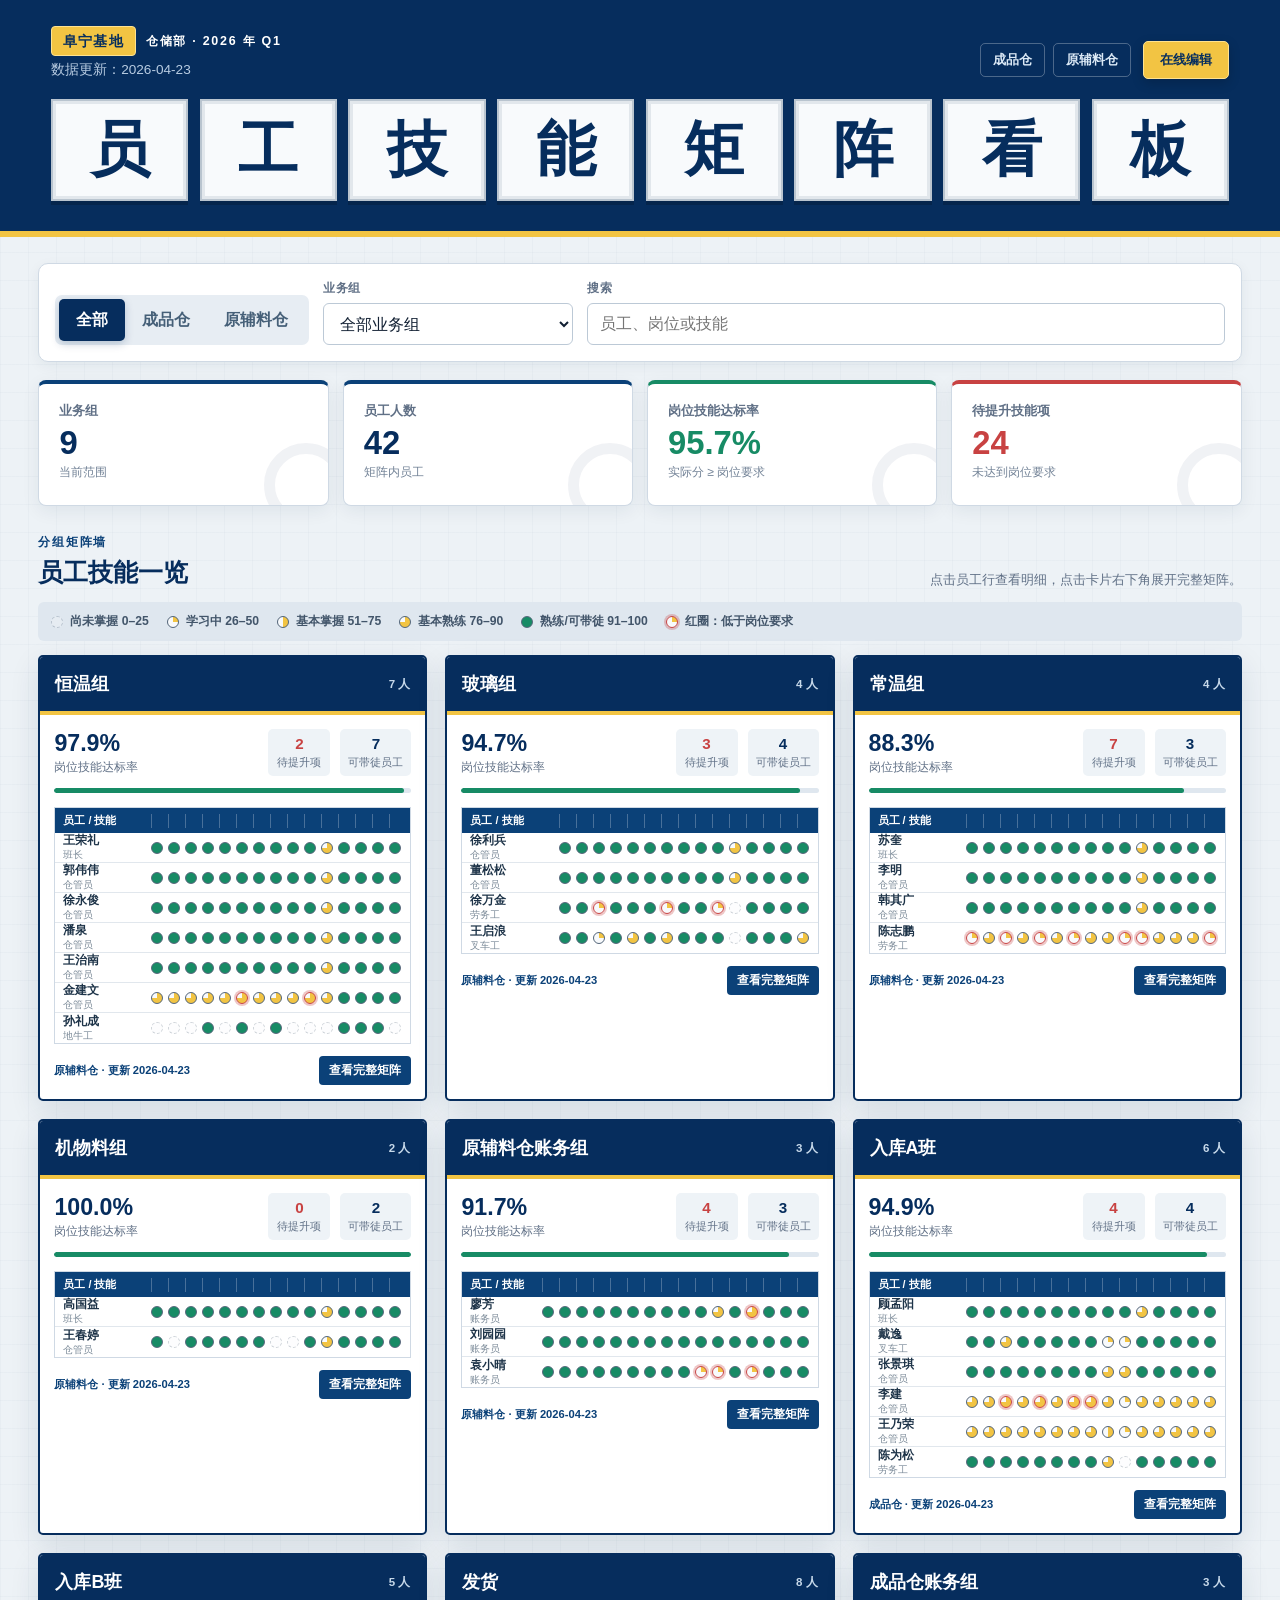
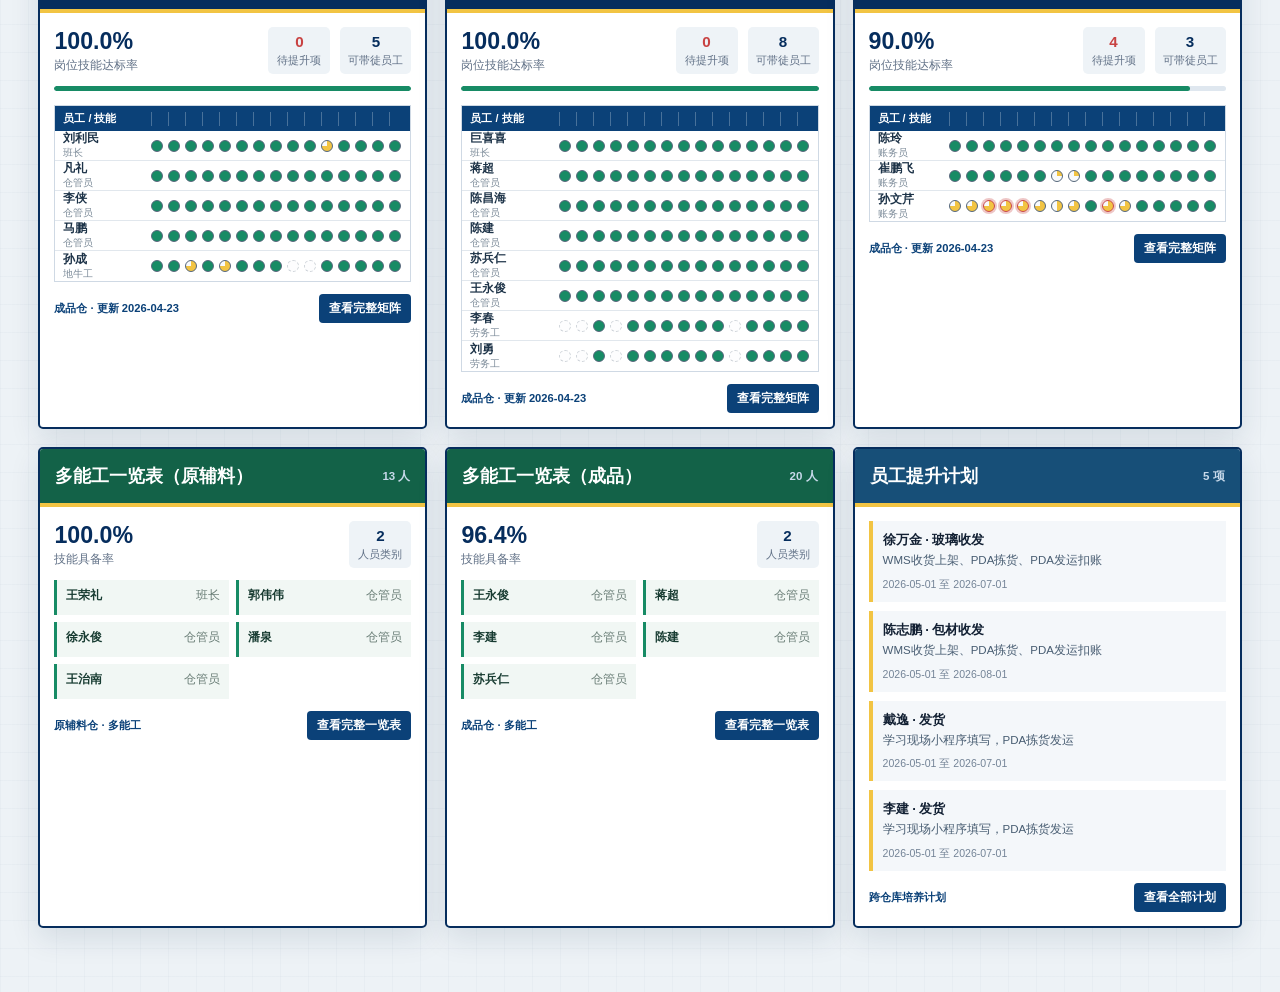
<file: index.html>
<!doctype html>
<html lang="zh-CN">
  <head>
    <meta charset="UTF-8" />
    <meta name="viewport" content="width=device-width, initial-scale=1.0" />
    <meta name="description" content="仓储部成品仓与原辅料仓员工技能矩阵、技能缺口和培养计划看板" />
    <title>阜宁基地仓储部员工技能看板</title>
    <link rel="stylesheet" href="./styles.css" />
  </head>
  <body>
    <header class="board-header">
      <div class="topline">
        <div>
          <p class="eyebrow"><strong class="site-label" id="siteName">阜宁基地</strong><span>仓储部 · 2026 年 Q1</span></p>
          <p class="update-note">数据更新：<span id="updatedAt">2026-04-23</span></p>
        </div>
        <div class="header-actions">
          <div class="source-tags" aria-label="数据范围">
            <span>成品仓</span>
            <span>原辅料仓</span>
          </div>
          <button class="editor-entry" id="openEditor" type="button">在线编辑</button>
        </div>
      </div>
      <h1 class="tile-title" aria-label="员工技能矩阵看板">
        <span>员</span><span>工</span><span>技</span><span>能</span><span>矩</span><span>阵</span><span>看</span><span>板</span>
      </h1>
    </header>

    <main>
      <section class="control-panel" aria-label="筛选条件">
        <div class="segmented" role="group" aria-label="仓库筛选">
          <button class="segment active" data-area="全部" type="button">全部</button>
          <button class="segment" data-area="成品仓" type="button">成品仓</button>
          <button class="segment" data-area="原辅料仓" type="button">原辅料仓</button>
        </div>
        <label class="select-wrap">
          <span>业务组</span>
          <select id="groupFilter" aria-label="选择业务组">
            <option value="全部">全部业务组</option>
          </select>
        </label>
        <label class="search-wrap">
          <span class="search-label">搜索</span>
          <input id="searchInput" type="search" placeholder="员工、岗位或技能" autocomplete="off" />
        </label>
      </section>

      <section class="kpi-grid" aria-label="技能概览">
        <article class="kpi-card"><p>业务组</p><strong id="kpiGroups">9</strong><span>当前范围</span></article>
        <article class="kpi-card"><p>员工人数</p><strong id="kpiEmployees">42</strong><span>矩阵内员工</span></article>
        <article class="kpi-card emphasis"><p>岗位技能达标率</p><strong id="kpiAttainment">95.7%</strong><span>实际分 ≥ 岗位要求</span></article>
        <article class="kpi-card alert"><p>待提升技能项</p><strong id="kpiGaps">24</strong><span>未达到岗位要求</span></article>
      </section>

      <section class="legend-row" aria-label="技能等级说明">
        <div class="section-heading">
          <div>
            <p class="eyebrow">分组矩阵墙</p>
            <h2>员工技能一览</h2>
          </div>
          <p id="resultNote">点击员工行查看明细，点击卡片右下角展开完整矩阵。</p>
        </div>
        <div class="legend" id="legend"></div>
      </section>

      <section class="matrix-wall" id="matrixWall" aria-live="polite"></section>
    </main>

    <div class="dialog-backdrop" id="dialogBackdrop" hidden>
      <section class="dialog" id="dialog" role="dialog" aria-modal="true" aria-labelledby="dialogTitle">
        <header class="dialog-header">
          <div>
            <p class="eyebrow" id="dialogEyebrow">技能矩阵</p>
            <h2 id="dialogTitle">明细</h2>
          </div>
          <button class="close-button" id="closeDialog" type="button" aria-label="关闭">×</button>
        </header>
        <div class="dialog-body" id="dialogBody"></div>
      </section>
    </div>

    <div class="dialog-backdrop" id="loginBackdrop" hidden>
      <section class="dialog login-dialog" role="dialog" aria-modal="true" aria-labelledby="loginTitle">
        <header class="dialog-header">
          <div>
            <p class="eyebrow">管理员验证</p>
            <h2 id="loginTitle">在线编辑登录</h2>
          </div>
          <button class="close-button" id="closeLogin" type="button" aria-label="关闭">×</button>
        </header>
        <form class="login-form" id="loginForm">
          <label><span>手机号</span><input id="editorPhone" type="tel" inputmode="numeric" autocomplete="username" placeholder="请输入已登记手机号" required /></label>
          <label><span>密码</span><input id="editorPassword" type="password" autocomplete="current-password" placeholder="请输入密码" required /></label>
          <p class="form-message" id="loginMessage" role="alert"></p>
          <div class="form-actions"><button class="secondary-button" id="cancelLogin" type="button">取消</button><button class="primary-button" type="submit">验证并进入</button></div>
        </form>
      </section>
    </div>

    <div class="editor-backdrop" id="editorBackdrop" hidden>
      <aside class="editor-panel" id="editorPanel" aria-labelledby="editorTitle">
        <header class="editor-header">
          <div><p class="eyebrow">已通过权限验证</p><h2 id="editorTitle">在线编辑看板数据</h2></div>
          <button class="close-button" id="closeEditor" type="button" aria-label="关闭编辑面板">×</button>
        </header>
        <nav class="editor-tabs" aria-label="选择编辑内容">
          <button class="editor-tab active" type="button" data-editor-tab="matrix">技能矩阵</button>
          <button class="editor-tab" type="button" data-editor-tab="groups">业务组管理</button>
          <button class="editor-tab" type="button" data-editor-tab="plans">员工提升计划</button>
          <button class="editor-tab" type="button" data-editor-tab="multi">多能工一览表</button>
        </nav>

        <section class="editor-section" id="matrixEditorPanel">
          <div class="editor-toolbar">
            <label><span>业务组</span><select id="editGroupSelect"></select></label>
            <label><span>员工</span><select id="editEmployeeSelect"></select></label>
            <button class="secondary-button" id="addEmployee" type="button">＋ 新增人员</button>
          </div>
          <form class="employee-editor" id="employeeEditor">
            <div class="employee-fields">
              <label><span>姓名</span><input id="editName" required /></label>
              <label><span>岗位</span><input id="editRole" required /></label>
              <label><span>岗位名称</span><input id="editPosition" /></label>
              <label><span>顶岗人</span><input id="editBackup" /></label>
            </div>
            <div class="skill-editor-heading"><div><h3>技能分数</h3><p>分数范围为 0–100；岗位要求填 0 表示不要求。</p></div></div>
            <div class="skill-editor" id="skillEditor"></div>
            <p class="form-message" id="editorMessage" role="status"></p>
            <div class="editor-actions">
              <button class="danger-button" id="deleteEmployee" type="button">删除当前人员</button>
              <div><button class="secondary-button logout-editor" type="button">退出登录</button><button class="primary-button" type="submit">保存全部修改</button></div>
            </div>
          </form>
        </section>

        <section class="editor-section" id="groupsEditorPanel" hidden>
          <div class="editor-toolbar group-admin-toolbar">
            <label><span>查询业务组</span><input id="editGroupQuery" type="search" placeholder="输入仓库或业务组名称" autocomplete="off" /></label>
            <label><span>业务组</span><select id="editGroupAdminSelect"></select></label>
            <button class="secondary-button" id="addGroup" type="button">＋ 新增业务组</button>
          </div>
          <form class="employee-editor" id="groupEditor">
            <div class="employee-fields">
              <label><span>所属仓库</span><select id="editGroupArea" required><option value="成品仓">成品仓</option><option value="原辅料仓">原辅料仓</option></select></label>
              <label><span>业务组名称</span><input id="editGroupName" required /></label>
              <label><span>一级部门</span><input id="editGroupDepartment" /></label>
              <label><span>来源工作表</span><input id="editGroupSourceSheet" /></label>
              <label><span>文件编号</span><input id="editGroupDocumentNo" /></label>
              <label><span>更新人</span><input id="editGroupUpdatedBy" /></label>
              <label><span>员工人数</span><input id="editGroupEmployeeCount" readonly /></label>
              <label><span>技能项目数</span><input id="editGroupSkillCount" readonly /></label>
            </div>
            <p class="group-editor-hint">新增业务组时，会复制当前所选业务组的技能项目，并自动创建一名待填写的新员工；员工资料和分数可在“技能矩阵”中继续编辑。</p>
            <p class="form-message" id="groupEditorMessage" role="status"></p>
            <div class="editor-actions">
              <button class="danger-button" id="deleteGroup" type="button">删除当前业务组</button>
              <div><button class="secondary-button logout-editor" type="button">退出登录</button><button class="primary-button" type="submit">保存全部修改</button></div>
            </div>
          </form>
        </section>

        <section class="editor-section" id="plansEditorPanel" hidden>
          <div class="editor-toolbar compact-toolbar">
            <label><span>培养计划</span><select id="editPlanSelect"></select></label>
            <button class="secondary-button" id="addPlan" type="button">＋ 新增计划</button>
          </div>
          <form class="employee-editor" id="planEditor">
            <div class="employee-fields">
              <label><span>姓名</span><input id="editPlanName" required /></label>
              <label><span>岗位</span><input id="editPlanRole" required /></label>
              <label><span>目前岗位</span><input id="editPlanCurrent" /></label>
              <label><span>培训岗位</span><input id="editPlanTarget" required /></label>
              <label class="wide-field"><span>培训内容</span><textarea id="editPlanContent" rows="4"></textarea></label>
              <label><span>开始日期</span><input id="editPlanStart" type="date" /></label>
              <label><span>结束日期</span><input id="editPlanEnd" type="date" /></label>
            </div>
            <p class="form-message" id="planEditorMessage" role="status"></p>
            <div class="editor-actions">
              <button class="danger-button" id="deletePlan" type="button">删除当前计划</button>
              <div><button class="secondary-button logout-editor" type="button">退出登录</button><button class="primary-button" type="submit">保存全部修改</button></div>
            </div>
          </form>
        </section>

        <section class="editor-section" id="multiEditorPanel" hidden>
          <div class="editor-toolbar multi-toolbar">
            <label><span>仓库</span><select id="editMultiBoardSelect"></select></label>
            <label><span>人员类别</span><select id="editMultiSectionSelect"></select></label>
            <label><span>员工</span><select id="editMultiEmployeeSelect"></select></label>
            <button class="secondary-button" id="addMultiEmployee" type="button">＋ 新增人员</button>
          </div>
          <form class="employee-editor" id="multiEditor">
            <div class="employee-fields">
              <label><span>姓名</span><input id="editMultiName" required /></label>
              <label><span>岗位</span><input id="editMultiRole" required /></label>
            </div>
            <div class="skill-editor-heading">
              <div><h3>技能状态</h3><p>可修改技能名称、增删技能，并设置员工是否具备。</p></div>
              <button class="secondary-button" id="addMultiSkill" type="button">＋ 新增技能</button>
            </div>
            <div class="skill-editor multi-skill-editor" id="multiSkillEditor"></div>
            <p class="form-message" id="multiEditorMessage" role="status"></p>
            <div class="editor-actions">
              <button class="danger-button" id="deleteMultiEmployee" type="button">删除当前人员</button>
              <div><button class="secondary-button logout-editor" type="button">退出登录</button><button class="primary-button" type="submit">保存全部修改</button></div>
            </div>
          </form>
        </section>
      </aside>
    </div>

    <script src="./config.js"></script>
    <script src="./data.js"></script>
    <script src="./app.js"></script>
  </body>
</html>
</file>
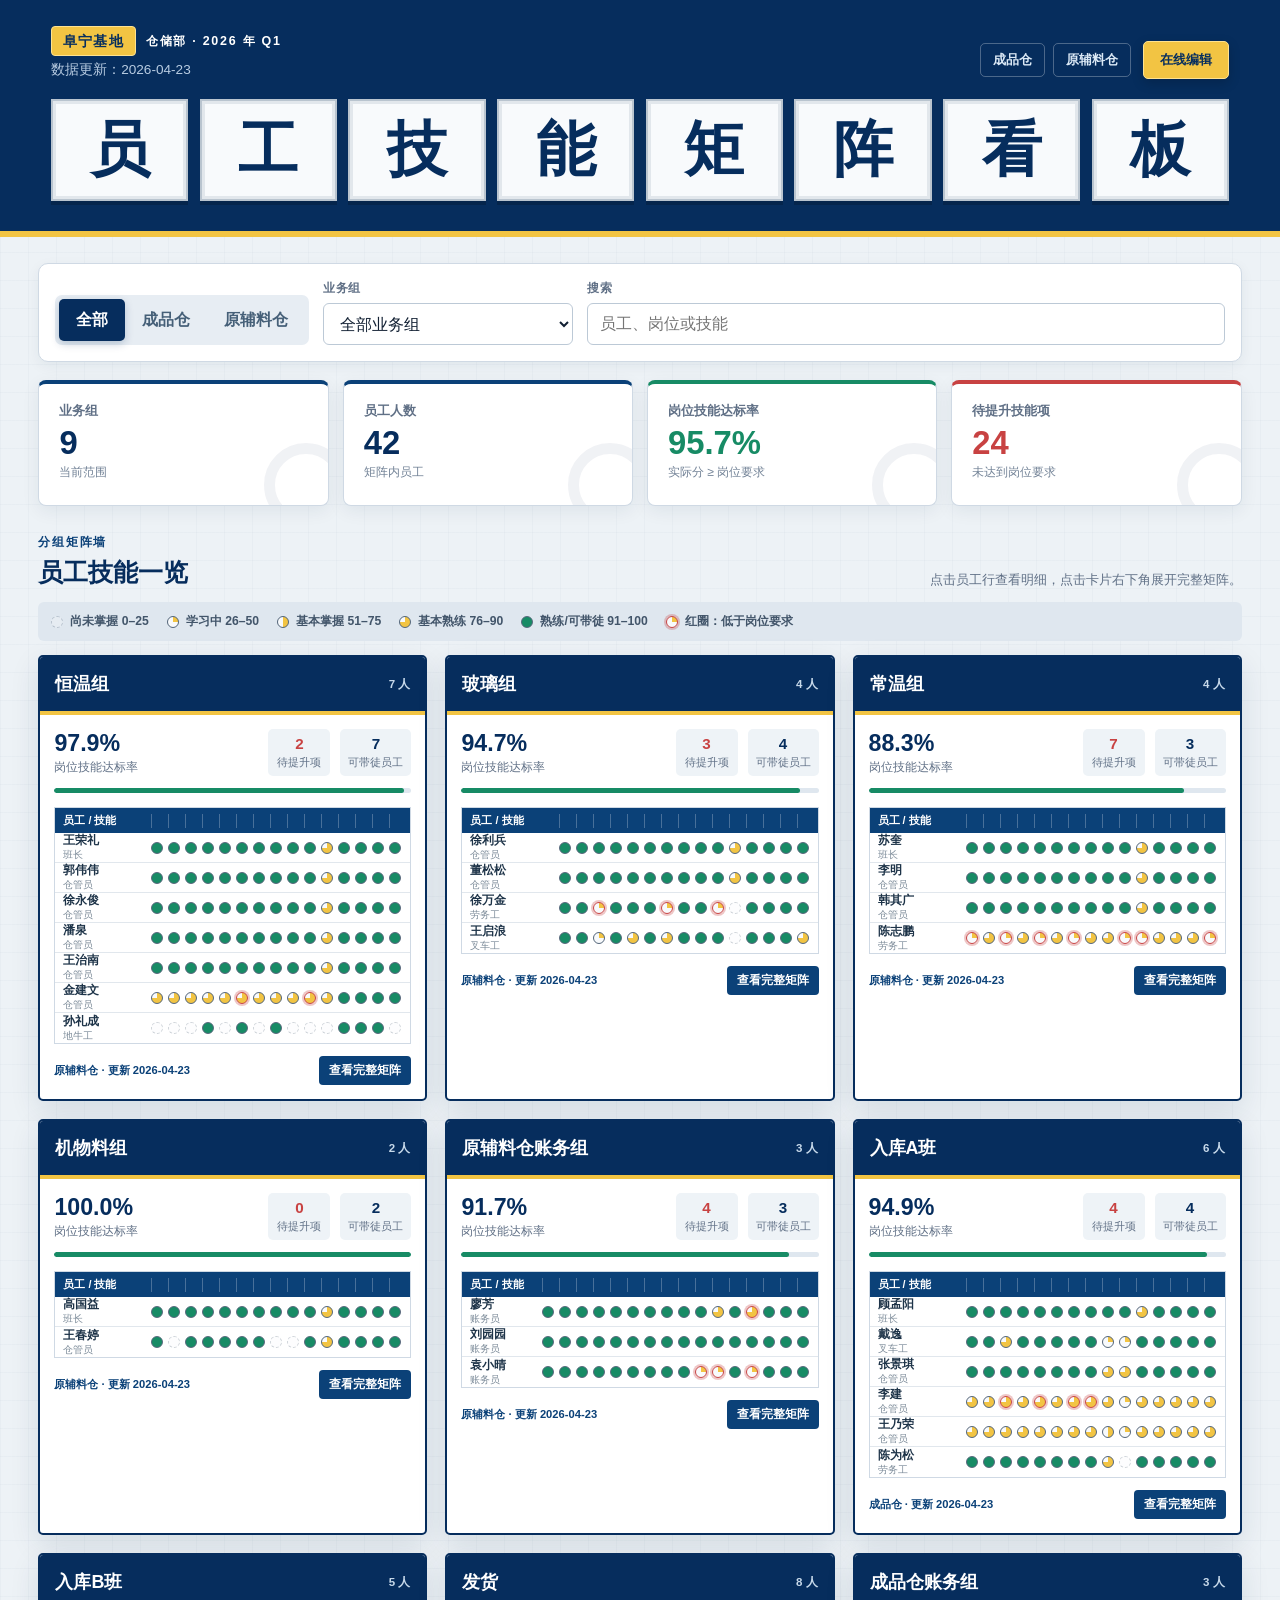
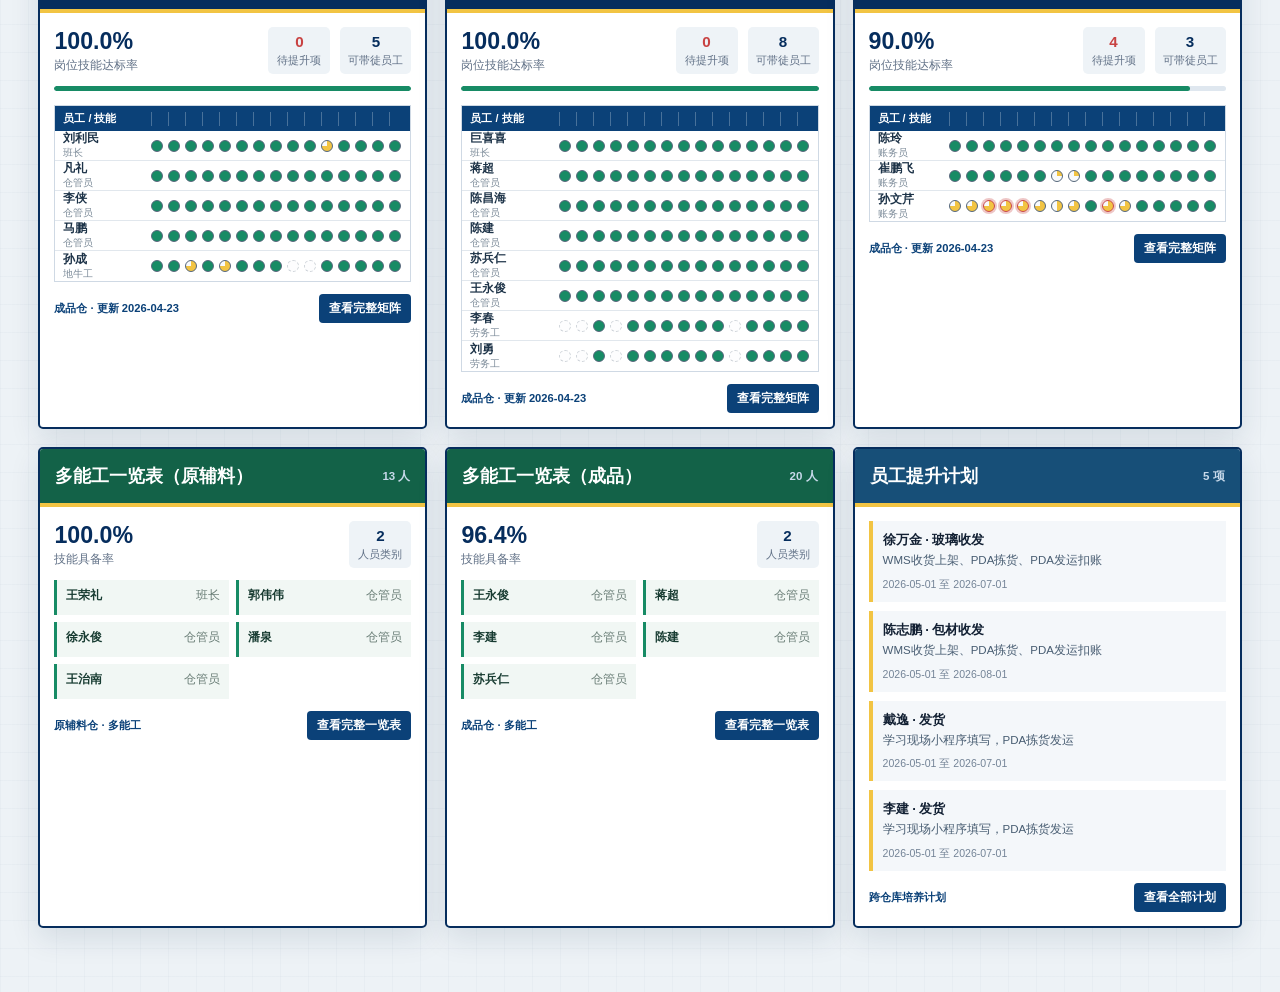
<file: funing/index.html>
<!doctype html>
<html lang="zh-CN">
  <head>
    <meta charset="UTF-8" />
    <meta name="viewport" content="width=device-width, initial-scale=1.0" />
    <title>阜宁基地仓储部员工技能看板</title>
  </head>
  <body>
    <p>正在加载阜宁基地员工技能看板…</p>
    <script>
      fetch("../index.html", { cache: "no-store" })
        .then((response) => {
          if (!response.ok) throw new Error("页面加载失败");
          return response.text();
        })
        .then((html) => {
          const page = html.replaceAll('href="./', 'href="../').replaceAll('src="./', 'src="../');
          document.open();
          document.write(page);
          document.close();
        })
        .catch(() => { document.body.innerHTML = "<p>看板暂时无法加载，请刷新页面重试。</p>"; });
    </script>
  </body>
</html>
</file>
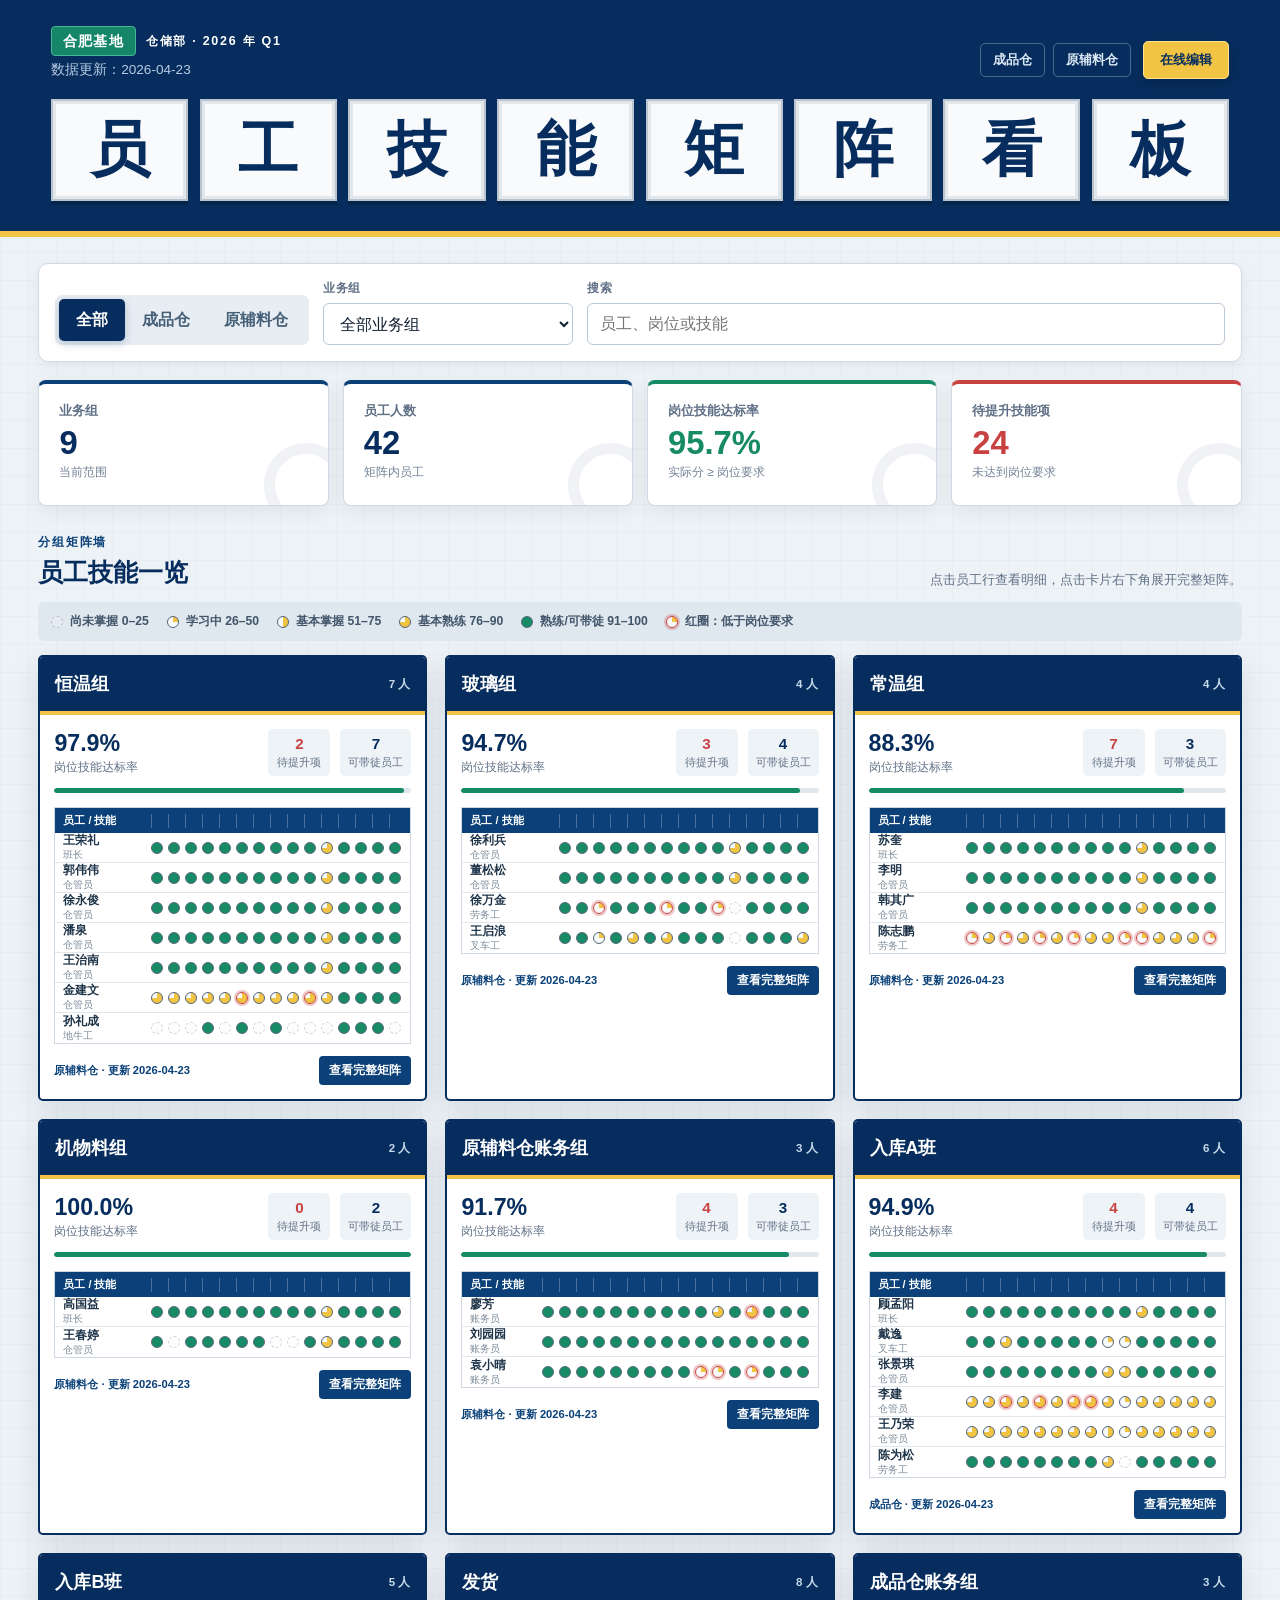
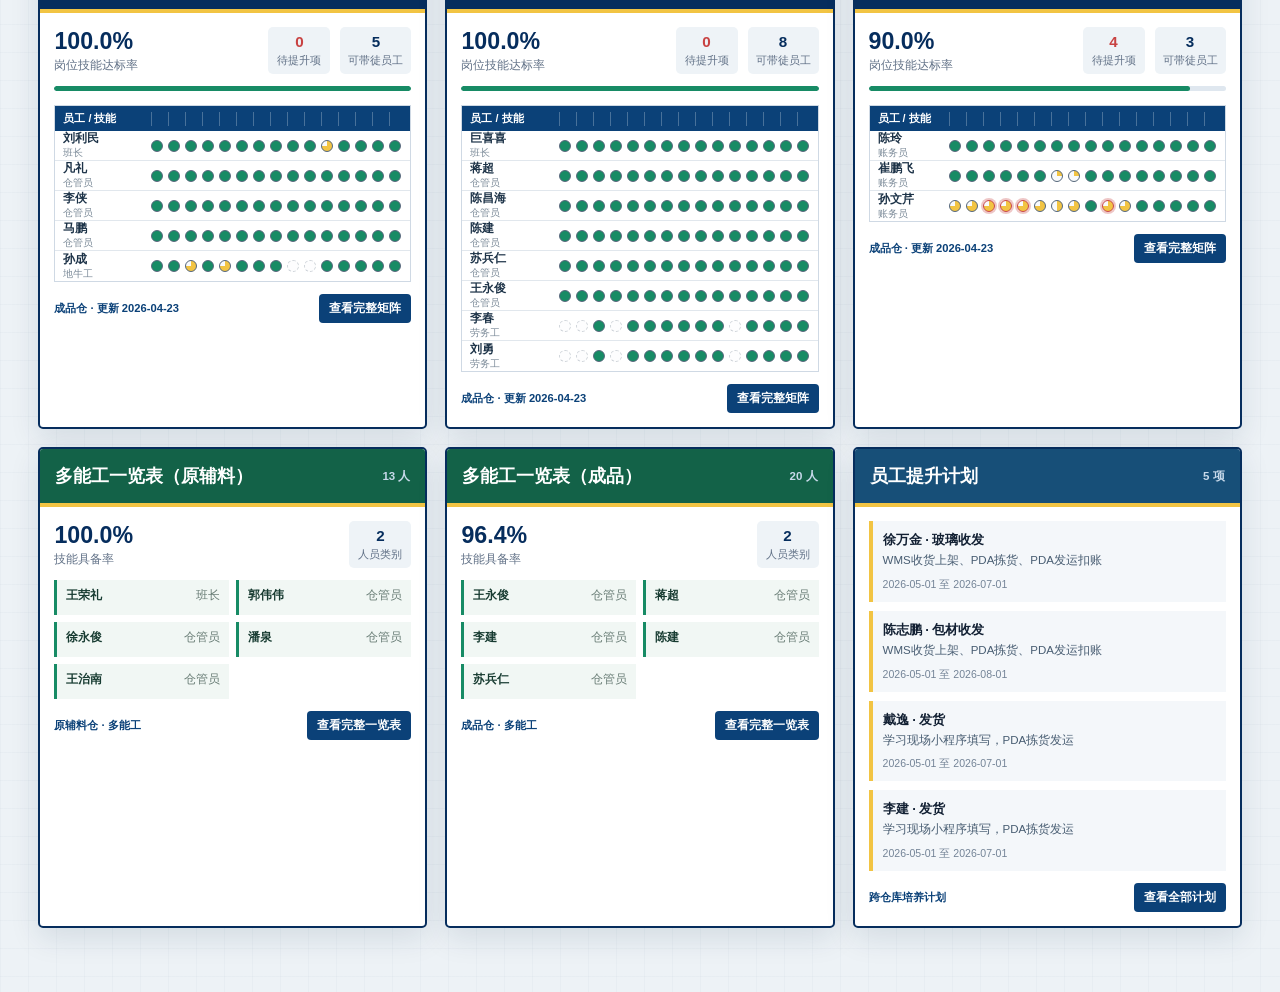
<file: hefei/index.html>
<!doctype html>
<html lang="zh-CN">
  <head>
    <meta charset="UTF-8" />
    <meta name="viewport" content="width=device-width, initial-scale=1.0" />
    <title>合肥基地仓储部员工技能看板</title>
  </head>
  <body>
    <p>正在加载合肥基地员工技能看板…</p>
    <script>
      fetch("../index.html", { cache: "no-store" })
        .then((response) => {
          if (!response.ok) throw new Error("页面加载失败");
          return response.text();
        })
        .then((html) => {
          const page = html.replaceAll('href="./', 'href="../').replaceAll('src="./', 'src="../');
          document.open();
          document.write(page);
          document.close();
        })
        .catch(() => { document.body.innerHTML = "<p>看板暂时无法加载，请刷新页面重试。</p>"; });
    </script>
  </body>
</html>
</file>
<file: styles.css>
:root {
  --navy: #062d5d;
  --navy-2: #0b4178;
  --navy-3: #0f5a94;
  --ink: #122033;
  --muted: #607086;
  --line: #cfd9e4;
  --panel: #ffffff;
  --canvas: #edf2f6;
  --yellow: #f2c443;
  --green: #178b65;
  --red: #c84242;
  --orange: #d97722;
  --shadow: 0 10px 30px rgba(13, 43, 74, 0.11);
}

* { box-sizing: border-box; }

html { color-scheme: light; }

body {
  margin: 0;
  min-width: 320px;
  color: var(--ink);
  background:
    linear-gradient(rgba(6, 45, 93, 0.025) 1px, transparent 1px),
    linear-gradient(90deg, rgba(6, 45, 93, 0.025) 1px, transparent 1px),
    var(--canvas);
  background-size: 28px 28px;
  font-family: Inter, "Microsoft YaHei", "PingFang SC", Arial, sans-serif;
  font-size: 16px;
}

button, input, select { font: inherit; }

button { cursor: pointer; }

.board-header {
  padding: 26px clamp(18px, 4vw, 64px) 30px;
  color: white;
  background: var(--navy);
  border-bottom: 6px solid var(--yellow);
}

.topline {
  max-width: 1560px;
  margin: 0 auto 20px;
  display: flex;
  align-items: end;
  justify-content: space-between;
  gap: 20px;
}

.eyebrow {
  margin: 0 0 5px;
  color: currentColor;
  font-size: 0.78rem;
  font-weight: 800;
  letter-spacing: 0.14em;
  text-transform: uppercase;
}

.board-header .eyebrow { display: flex; align-items: center; gap: 10px; }
.site-label {
  display: inline-flex;
  align-items: center;
  min-height: 30px;
  padding: 4px 11px;
  color: #082f5e;
  background: var(--yellow);
  border: 1px solid #ffe28f;
  border-radius: 4px;
  font-size: .9rem;
  letter-spacing: .08em;
}
body.site-hefei .site-label { color: white; background: #168668; border-color: #45b795; }

.update-note { margin: 0; color: #b8cce2; font-size: 0.85rem; }

.source-tags { display: flex; gap: 8px; }
.header-actions { display: flex; align-items: center; gap: 12px; }
.source-tags span {
  padding: 7px 12px;
  border: 1px solid rgba(255,255,255,.28);
  border-radius: 5px;
  color: #dbe9f6;
  font-size: 0.82rem;
  font-weight: 700;
}
.editor-entry {
  min-height: 38px;
  padding: 0 16px;
  color: #082f5e;
  background: var(--yellow);
  border: 1px solid #ffe28f;
  border-radius: 5px;
  font-size: .82rem;
  font-weight: 900;
  box-shadow: 0 4px 12px rgba(0,0,0,.18);
}
.editor-entry:hover { background: #ffda62; }

.tile-title {
  max-width: 1560px;
  margin: 0 auto;
  display: grid;
  grid-template-columns: repeat(8, minmax(0, 1fr));
  gap: clamp(5px, 0.9vw, 14px);
}

.tile-title span {
  display: grid;
  place-items: center;
  min-height: clamp(64px, 8vw, 112px);
  color: var(--navy);
  background: #f8fafc;
  border: 2px solid #b9c4cf;
  box-shadow: inset 0 0 0 3px #e2e7ec, 0 4px 0 rgba(0,0,0,.18);
  font-size: clamp(1.75rem, 4.7vw, 4.8rem);
  font-weight: 950;
  line-height: 1;
}

main { max-width: 1660px; margin: 0 auto; padding: 26px clamp(16px, 3vw, 48px) 64px; }

.control-panel {
  display: grid;
  grid-template-columns: auto minmax(190px, 250px) minmax(230px, 1fr);
  gap: 14px;
  align-items: end;
  padding: 16px;
  background: var(--panel);
  border: 1px solid var(--line);
  border-radius: 10px;
  box-shadow: 0 4px 14px rgba(13, 43, 74, 0.06);
}

.segmented { display: inline-flex; padding: 4px; background: #e7edf3; border-radius: 7px; }
.segment {
  min-height: 42px;
  padding: 0 17px;
  color: #466078;
  background: transparent;
  border: 0;
  border-radius: 5px;
  font-weight: 800;
}
.segment.active { color: white; background: var(--navy); box-shadow: 0 3px 8px rgba(6,45,93,.22); }

.select-wrap, .search-wrap { display: grid; gap: 6px; }
.select-wrap > span, .search-label { color: var(--muted); font-size: 0.76rem; font-weight: 800; letter-spacing: .04em; }
select, input {
  width: 100%;
  min-height: 42px;
  padding: 0 12px;
  color: var(--ink);
  background: white;
  border: 1px solid #bcc9d6;
  border-radius: 6px;
  outline: none;
}
input:focus, select:focus { border-color: var(--navy-3); box-shadow: 0 0 0 3px rgba(15,90,148,.15); }

.kpi-grid { display: grid; grid-template-columns: repeat(4, 1fr); gap: 14px; margin: 18px 0 28px; }
.kpi-card {
  position: relative;
  min-height: 126px;
  padding: 18px 20px;
  overflow: hidden;
  background: white;
  border: 1px solid var(--line);
  border-top: 4px solid var(--navy-2);
  border-radius: 8px;
  box-shadow: 0 5px 18px rgba(13,43,74,.07);
}
.kpi-card::after {
  content: "";
  position: absolute;
  width: 62px;
  height: 62px;
  right: -20px;
  bottom: -22px;
  border: 11px solid rgba(6,45,93,.06);
  border-radius: 50%;
}
.kpi-card p { margin: 0; color: var(--muted); font-size: .82rem; font-weight: 800; }
.kpi-card strong { display: block; margin: 7px 0 2px; color: var(--navy); font-size: 2.05rem; line-height: 1; }
.kpi-card span { color: #738397; font-size: .76rem; }
.kpi-card.emphasis { border-top-color: var(--green); }
.kpi-card.emphasis strong { color: var(--green); }
.kpi-card.alert { border-top-color: var(--red); }
.kpi-card.alert strong { color: var(--red); }

.legend-row { margin-bottom: 14px; }
.section-heading { display: flex; justify-content: space-between; align-items: end; gap: 18px; }
.section-heading .eyebrow { color: var(--navy-2); }
.section-heading h2 { margin: 0; color: var(--navy); font-size: 1.55rem; }
.section-heading > p { max-width: 560px; margin: 0; color: var(--muted); font-size: .82rem; text-align: right; }
.legend { display: flex; flex-wrap: wrap; gap: 13px 18px; margin-top: 13px; padding: 11px 13px; background: #dfe7ef; border-radius: 6px; }
.legend-item { display: inline-flex; align-items: center; gap: 7px; color: #42556a; font-size: .76rem; font-weight: 700; }

.matrix-wall { display: grid; grid-template-columns: repeat(3, minmax(0, 1fr)); gap: 18px; }
.group-card, .plan-card {
  min-width: 0;
  background: white;
  border: 2px solid var(--navy);
  border-radius: 5px;
  box-shadow: var(--shadow);
  overflow: hidden;
}

.group-banner {
  display: flex;
  justify-content: space-between;
  align-items: center;
  min-height: 58px;
  padding: 11px 15px;
  color: white;
  background: var(--navy);
  border-bottom: 4px solid var(--yellow);
}
.group-banner h3 { margin: 0; font-size: 1.12rem; }
.group-banner span { color: #c7d9ea; font-size: .72rem; font-weight: 700; }
.group-body { padding: 14px; }
.group-summary { display: flex; align-items: center; justify-content: space-between; gap: 12px; margin-bottom: 12px; }
.rate-block strong { display: block; color: var(--navy); font-size: 1.45rem; }
.rate-block span { color: var(--muted); font-size: .72rem; }
.mini-stats { display: flex; gap: 10px; }
.mini-stat { min-width: 62px; padding: 6px 8px; text-align: center; background: #eef3f7; border-radius: 5px; }
.mini-stat strong { display: block; color: var(--navy); font-size: .95rem; }
.mini-stat span { color: var(--muted); font-size: .66rem; }
.mini-stat.danger strong { color: var(--red); }

.progress-track { height: 5px; margin: 8px 0 14px; overflow: hidden; background: #dfe7ef; border-radius: 999px; }
.progress-fill { height: 100%; background: var(--green); border-radius: inherit; }

.mini-matrix { border: 1px solid var(--line); }
.mini-header, .mini-row {
  display: grid;
  grid-template-columns: minmax(68px, 1fr) auto;
  align-items: center;
  min-height: 30px;
}
.mini-header { min-height: 25px; color: white; background: var(--navy-2); }
.mini-header span { padding-left: 8px; font-size: .68rem; font-weight: 800; }
.mini-scale { display: grid; grid-auto-flow: column; grid-auto-columns: 14px; gap: 3px; padding: 0 7px; }
.mini-scale i { display: block; width: 9px; height: 14px; border-left: 1px solid rgba(255,255,255,.25); }
.mini-row { width: 100%; padding: 0; color: inherit; background: white; border: 0; border-bottom: 1px solid #e1e7ed; text-align: left; }
.mini-row:last-child { border-bottom: 0; }
.mini-row:hover, .mini-row:focus-visible { background: #f2f7fb; outline: none; }
.employee-label { min-width: 0; padding-left: 8px; }
.employee-label strong { display: block; overflow: hidden; color: #1d3348; font-size: .72rem; text-overflow: ellipsis; white-space: nowrap; }
.employee-label small { display: block; overflow: hidden; color: #7c8b99; font-size: .62rem; text-overflow: ellipsis; white-space: nowrap; }
.dot-grid { display: grid; grid-auto-flow: column; grid-auto-columns: 14px; gap: 3px; padding: 0 7px; }

.skill-dot {
  --fill: 0%;
  --dot: var(--yellow);
  display: inline-grid;
  place-items: center;
  width: 12px;
  height: 12px;
  flex: 0 0 auto;
  background: conic-gradient(var(--dot) 0 var(--fill), #f8fafc var(--fill) 100%);
  border: 1px solid #536579;
  border-radius: 50%;
}
.skill-dot.l5 { --dot: var(--green); }
.skill-dot.gap { box-shadow: 0 0 0 2px rgba(200,66,66,.3); border-color: var(--red); }
.skill-dot.na { --fill: 0%; opacity: .28; border-style: dashed; }
.skill-dot.large { width: 24px; height: 24px; border-width: 1.5px; }
.skill-dot.matrix-dot { width: 22px; height: 22px; border-width: 1.5px; }

.card-footer { display: flex; justify-content: space-between; align-items: center; gap: 10px; margin-top: 12px; }
.area-chip { color: var(--navy-2); font-size: .7rem; font-weight: 800; }
.open-button {
  padding: 7px 10px;
  color: white;
  background: var(--navy-2);
  border: 0;
  border-radius: 4px;
  font-size: .72rem;
  font-weight: 800;
}
.open-button:hover { background: var(--navy-3); }

.plan-card .group-banner { background: #174f78; }
.plan-list { display: grid; gap: 9px; }
.plan-item { padding: 10px; background: #f4f7fa; border-left: 4px solid var(--yellow); }
.plan-item strong { display: block; font-size: .82rem; }
.plan-item p { margin: 3px 0 5px; color: #485d72; font-size: .72rem; line-height: 1.45; }
.plan-item span { color: #748497; font-size: .66rem; }
.multi-card .group-banner { background: #136248; }
.multi-preview { display: grid; grid-template-columns: 1fr 1fr; gap: 7px; min-height: 119px; }
.multi-preview-row { display: flex; justify-content: space-between; gap: 8px; padding: 8px 9px; background: #f1f7f4; border-left: 3px solid var(--green); font-size: .72rem; }
.multi-preview-row strong { color: #173b31; }
.multi-preview-row span { color: #687c75; }

.empty-card { grid-column: 1 / -1; padding: 60px 20px; text-align: center; background: white; border: 1px dashed #aebdcc; color: var(--muted); }

.dialog-backdrop {
  position: fixed;
  inset: 0;
  z-index: 50;
  display: grid;
  place-items: center;
  padding: 20px;
  background: rgba(4, 20, 39, .68);
}
.dialog-backdrop[hidden] { display: none; }
.dialog {
  width: min(1240px, 96vw);
  max-height: 92vh;
  overflow: hidden;
  background: white;
  border: 3px solid var(--navy);
  box-shadow: 0 30px 80px rgba(0,0,0,.32);
}
.dialog-header {
  display: flex;
  justify-content: space-between;
  align-items: center;
  padding: 16px 18px;
  color: white;
  background: var(--navy);
  border-bottom: 4px solid var(--yellow);
}
.dialog-header h2 { margin: 0; font-size: 1.35rem; }
.close-button { width: 40px; height: 40px; color: white; background: transparent; border: 1px solid rgba(255,255,255,.4); border-radius: 4px; font-size: 1.7rem; line-height: 1; }
.dialog-body { max-height: calc(92vh - 84px); overflow: auto; padding: 18px; }

.detail-meta { display: flex; flex-wrap: wrap; gap: 8px; margin-bottom: 15px; }
.detail-meta span { padding: 6px 9px; color: #40566c; background: #e9eff5; border-radius: 4px; font-size: .78rem; }
.detail-kpis { display: grid; grid-template-columns: repeat(3, 1fr); gap: 10px; margin-bottom: 18px; }
.detail-kpis div { padding: 12px; background: #f3f6f9; border-top: 3px solid var(--navy-2); }
.detail-kpis strong { display: block; color: var(--navy); font-size: 1.35rem; }
.detail-kpis span { color: var(--muted); font-size: .72rem; }

.table-scroll { overflow: auto; border: 1px solid var(--line); }
.skill-table { width: 100%; min-width: 850px; border-collapse: separate; border-spacing: 0; font-size: .76rem; }
.skill-table th { position: sticky; top: 0; z-index: 2; padding: 9px 7px; color: white; background: var(--navy-2); border-right: 1px solid rgba(255,255,255,.18); text-align: center; }
.skill-table th.vertical { min-width: 44px; height: 118px; padding: 7px 4px; writing-mode: vertical-rl; text-orientation: mixed; }
.skill-table td { height: 43px; padding: 6px 7px; border-right: 1px solid #e0e6ec; border-bottom: 1px solid #e0e6ec; text-align: center; }
.skill-table tbody tr:hover td { background: #f7fafc; }
.skill-table .sticky-col { position: sticky; left: 0; z-index: 1; min-width: 88px; background: white; text-align: left; }
.skill-table th.sticky-col { z-index: 3; background: var(--navy-2); }
.name-link { padding: 3px 0; color: var(--navy-2); background: none; border: 0; font-weight: 800; }
.score-cell { display: grid; place-items: center; gap: 2px; }
.score-cell small { color: #66798c; font-size: .62rem; }

.source-matrix-meta {
  display: grid;
  grid-template-columns: repeat(4, minmax(150px, 1fr));
  border: 1px solid #486178;
  border-bottom: 0;
}
.source-matrix-meta div { display: grid; grid-template-columns: auto 1fr; min-height: 40px; border-right: 1px solid #8fa0b0; }
.source-matrix-meta div:last-child { border-right: 0; }
.source-matrix-meta span { display: grid; place-items: center; padding: 7px 10px; color: white; background: var(--navy-2); font-size: .76rem; font-weight: 800; }
.source-matrix-meta strong { display: grid; place-items: center; padding: 7px 10px; color: #17324b; background: white; font-size: .8rem; }
.matrix-summary-line { display: flex; flex-wrap: wrap; gap: 8px 18px; padding: 8px 10px; color: #4c6175; background: #e8eef4; border: 1px solid #b7c4d0; font-size: .72rem; }
.source-table-scroll { max-height: 58vh; overflow: auto; border: 1px solid #486178; }
.source-matrix-table { min-width: 1380px; width: 100%; border-collapse: separate; border-spacing: 0; table-layout: fixed; font-size: .72rem; }
.source-matrix-table th, .source-matrix-table td { border-right: 1px solid #74879a; border-bottom: 1px solid #74879a; text-align: center; vertical-align: middle; }
.source-matrix-table thead th { position: sticky; z-index: 5; color: #142b42; background: #e7eaed; font-weight: 800; }
.source-matrix-table .group-head th { top: 0; height: 33px; color: white; background: var(--navy); }
.source-matrix-table .skill-head th { top: 33px; height: 102px; padding: 6px 4px; line-height: 1.2; writing-mode: vertical-rl; text-orientation: mixed; }
.source-matrix-table .skill-head th:nth-child(-n+4) { width: 86px; writing-mode: horizontal-tb; }
.source-matrix-table .skill-head th:nth-child(2) { width: 74px; }
.source-matrix-table .skill-head th:nth-child(3) { width: 116px; }
.source-matrix-table .skill-head th:nth-child(4) { width: 78px; }
.source-matrix-table tbody td { height: 36px; padding: 4px; background: white; }
.source-matrix-table .matrix-fixed { color: #1e344a; background: #f7f9fb; font-weight: 700; }
.source-matrix-table .position-cell { line-height: 1.35; }
.source-matrix-table .ability-cell { min-width: 78px; color: #263e55; font-weight: 800; }
.source-matrix-table .actual-row .ability-cell,
.source-matrix-table .actual-value { background: #fff36a; }
.source-matrix-table .required-value { background: #ffffff; }
.matrix-value-inner { display: grid; grid-template-columns: 24px; place-items: center; gap: 1px; }
.matrix-value-inner small { color: #526275; font-size: .58rem; font-weight: 800; line-height: 1; }
.source-matrix-table .actual-value .matrix-value-inner small { color: #5b4f00; }
.source-matrix-table .quality-cell { min-width: 56px; color: #1e4e3f; background: #f4faf7; font-weight: 800; }
.source-matrix-table .backup-cell { min-width: 66px; color: #17324b; background: #f7f9fb; font-weight: 800; }
.matrix-note { margin: 10px 0 0; color: #617286; font-size: .7rem; line-height: 1.6; }

.employee-skill-list { display: grid; grid-template-columns: repeat(2, minmax(0,1fr)); gap: 10px; }
.employee-skill { display: grid; grid-template-columns: 1fr auto; gap: 10px; padding: 11px; background: #f4f7fa; border-left: 4px solid var(--green); }
.employee-skill.needs-work { border-left-color: var(--red); background: #fff5f4; }
.employee-skill.not-required { border-left-color: #aab6c2; opacity: .74; }
.employee-skill h4 { margin: 0 0 5px; font-size: .82rem; }
.skill-bar { height: 5px; overflow: hidden; background: #dce4ec; border-radius: 99px; }
.skill-bar i { display: block; height: 100%; background: var(--green); }
.needs-work .skill-bar i { background: var(--red); }
.score-pair { min-width: 70px; text-align: right; }
.score-pair strong { display: block; color: var(--navy); font-size: 1rem; }
.score-pair span { color: var(--muted); font-size: .65rem; }

.plan-detail-table { width: 100%; border-collapse: collapse; font-size: .8rem; }
.plan-detail-table th { padding: 10px; color: white; background: var(--navy-2); text-align: left; }
.plan-detail-table td { padding: 11px 10px; border-bottom: 1px solid var(--line); vertical-align: top; }
.empty-table-cell { padding: 34px !important; color: var(--muted); text-align: center; }
.multi-board-section + .multi-board-section { margin-top: 28px; }
.multi-board-section h3 { margin: 0 0 9px; color: var(--navy); font-size: 1rem; }
.multi-table-scroll { overflow: auto; border: 1px solid #243b52; }
.multi-skill-table { width: 100%; min-width: 720px; border-collapse: collapse; font-size: .8rem; }
.multi-skill-table th, .multi-skill-table td { min-width: 82px; height: 44px; padding: 7px 9px; border-right: 1px solid #243b52; border-bottom: 1px solid #243b52; text-align: center; }
.multi-skill-table th { color: #152c42; background: #f4f6f8; font-weight: 850; white-space: nowrap; }
.multi-skill-table th:first-child, .multi-skill-table td:first-child { min-width: 48px; width: 48px; }
.multi-skill-table th:nth-child(2), .multi-skill-table td:nth-child(2) { min-width: 72px; }
.multi-skill-table th:nth-child(3), .multi-skill-table td:nth-child(3) { min-width: 76px; }
.multi-status-dot { display: inline-block; width: 28px; height: 28px; border: 2px solid #2e59a7; border-radius: 50%; vertical-align: middle; }
.multi-status-dot.has-skill { background: #00b050; }
.multi-status-dot.no-skill { background: #0070c0; }
.multi-legend { display: flex; flex-wrap: wrap; justify-content: flex-end; gap: 26px; margin-top: 20px; padding: 10px 12px; border: 1px solid #596b7c; }
.multi-legend span { display: inline-flex; align-items: center; gap: 9px; color: #263c50; font-size: .8rem; font-weight: 800; }

.login-dialog { width: min(460px, 96vw); }
.login-form { display: grid; gap: 16px; padding: 24px; }
.login-form label, .editor-toolbar label, .employee-fields label, .skill-edit-row label { display: grid; gap: 6px; }
.login-form label > span, .editor-toolbar label > span, .employee-fields label > span, .skill-edit-row label > span {
  color: var(--muted);
  font-size: .76rem;
  font-weight: 800;
}
.form-actions, .editor-actions, .editor-actions > div { display: flex; align-items: center; justify-content: flex-end; gap: 10px; }
.primary-button, .secondary-button, .danger-button {
  min-height: 40px;
  padding: 0 15px;
  border-radius: 5px;
  font-size: .82rem;
  font-weight: 850;
}
.primary-button { color: white; background: var(--navy-2); border: 1px solid var(--navy-2); }
.primary-button:hover { background: var(--navy-3); }
.secondary-button { color: var(--navy); background: white; border: 1px solid #aab9c8; }
.secondary-button:hover { background: #edf3f8; }
.danger-button { color: #a52323; background: #fff5f4; border: 1px solid #e0a6a6; }
.danger-button:hover { color: white; background: var(--red); }
button:disabled { cursor: wait; opacity: .58; }
.form-message { min-height: 20px; margin: 0; color: var(--muted); font-size: .78rem; line-height: 1.5; }
.form-message.error { color: #b32828; }
.form-message.success { color: #08744e; }

.editor-backdrop {
  position: fixed;
  inset: 0;
  z-index: 60;
  display: flex;
  justify-content: flex-end;
  background: rgba(4, 20, 39, .62);
}
.editor-backdrop[hidden] { display: none; }
.editor-panel {
  width: min(780px, 100vw);
  height: 100vh;
  overflow: auto;
  background: #f5f8fb;
  border-left: 4px solid var(--yellow);
  box-shadow: -24px 0 60px rgba(0,0,0,.28);
}
.editor-header {
  position: sticky;
  top: 0;
  z-index: 4;
  display: flex;
  align-items: center;
  justify-content: space-between;
  padding: 17px 20px;
  color: white;
  background: var(--navy);
  border-bottom: 4px solid var(--yellow);
}
.editor-header h2 { margin: 0; font-size: 1.3rem; }
.editor-tabs { position: sticky; top: 81px; z-index: 3; display: grid; grid-template-columns: repeat(4, 1fr); padding: 0 20px; background: white; border-bottom: 1px solid var(--line); }
.editor-tab { min-height: 48px; padding: 8px; color: #5c6e80; background: white; border: 0; border-bottom: 4px solid transparent; font-size: .8rem; font-weight: 850; }
.editor-tab:hover { color: var(--navy); background: #f1f5f8; }
.editor-tab.active { color: var(--navy); border-bottom-color: var(--yellow); }
.editor-section[hidden] { display: none; }
.editor-toolbar {
  display: grid;
  grid-template-columns: minmax(190px, 1.2fr) minmax(170px, 1fr) auto;
  gap: 12px;
  align-items: end;
  padding: 18px 20px;
  background: white;
  border-bottom: 1px solid var(--line);
}
.compact-toolbar { grid-template-columns: minmax(260px, 1fr) auto; }
.group-admin-toolbar { grid-template-columns: minmax(180px, 1fr) minmax(190px, 1fr) auto; }
.multi-toolbar { grid-template-columns: 1fr 1fr 1fr auto; }
.employee-editor { padding: 20px; }
.employee-fields { display: grid; grid-template-columns: repeat(2, minmax(0, 1fr)); gap: 13px; padding: 17px; background: white; border: 1px solid var(--line); border-radius: 7px; }
.employee-fields .wide-field { grid-column: 1 / -1; }
.employee-fields textarea { min-height: 96px; padding: 10px; resize: vertical; border: 1px solid #9eb0c0; border-radius: 4px; font: inherit; }
.employee-fields input[readonly] { color: #53677a; background: #eef3f7; }
.group-editor-hint { margin: 13px 0 0; color: #53677a; font-size: .78rem; line-height: 1.65; }
.skill-editor-heading { display: flex; justify-content: space-between; align-items: end; margin: 22px 0 10px; }
.skill-editor-heading h3 { margin: 0; color: var(--navy); font-size: 1.08rem; }
.skill-editor-heading p { margin: 4px 0 0; color: var(--muted); font-size: .76rem; }
.skill-editor { display: grid; gap: 7px; }
.skill-edit-row {
  display: grid;
  grid-template-columns: minmax(150px, 1fr) 112px 112px;
  gap: 12px;
  align-items: center;
  min-height: 66px;
  padding: 10px 12px;
  background: white;
  border: 1px solid var(--line);
  border-left: 4px solid var(--navy-2);
  border-radius: 5px;
}
.skill-edit-row strong { color: #223b52; font-size: .82rem; line-height: 1.35; }
.skill-edit-row input { min-height: 38px; }
.multi-skill-edit-row { display: grid; grid-template-columns: minmax(180px, 1fr) 110px auto; gap: 10px; align-items: center; padding: 10px 12px; background: white; border: 1px solid var(--line); border-left: 4px solid var(--green); border-radius: 5px; }
.multi-skill-name { min-height: 40px; }
.capability-toggle { display: flex; align-items: center; gap: 7px; color: #2a4055; font-size: .8rem; font-weight: 800; }
.capability-toggle input { width: 20px; height: 20px; accent-color: var(--green); }
.multi-skill-edit-row .danger-button { min-height: 36px; padding: 0 10px; }
.employee-editor > .form-message { margin: 13px 0; padding: 9px 11px; background: #e9eff4; border-radius: 4px; }
.editor-actions { justify-content: space-between; padding-top: 6px; }

@media (min-width: 1450px) {
  .matrix-wall { grid-template-columns: repeat(4, minmax(0, 1fr)); }
}

@media (max-width: 1050px) {
  .matrix-wall { grid-template-columns: repeat(2, minmax(0, 1fr)); }
  .control-panel { grid-template-columns: 1fr 1fr; }
  .search-wrap { grid-column: 1 / -1; }
}

@media (max-width: 720px) {
  .board-header { padding: 18px 13px 20px; border-bottom-width: 4px; }
  .topline { align-items: start; }
  .source-tags { display: none; }
  .header-actions { margin-left: auto; }
  .editor-entry { min-height: 36px; padding: 0 12px; }
  .tile-title { gap: 3px; }
  .tile-title span { min-height: 46px; font-size: 1.55rem; box-shadow: inset 0 0 0 1px #e2e7ec, 0 2px 0 rgba(0,0,0,.18); }
  main { padding: 16px 12px 40px; }
  .control-panel { grid-template-columns: 1fr; }
  .segmented { display: grid; grid-template-columns: repeat(3,1fr); }
  .select-wrap, .search-wrap { grid-column: 1; }
  .kpi-grid { grid-template-columns: 1fr 1fr; gap: 9px; }
  .kpi-card { min-height: 110px; padding: 14px; }
  .kpi-card strong { font-size: 1.7rem; }
  .section-heading { display: block; }
  .section-heading > p { margin-top: 8px; text-align: left; }
  .matrix-wall { grid-template-columns: 1fr; }
  .detail-kpis { grid-template-columns: 1fr 1fr 1fr; }
  .employee-skill-list { grid-template-columns: 1fr; }
  .dialog-backdrop { padding: 8px; }
  .dialog { width: 100%; max-height: 96vh; }
  .dialog-body { max-height: calc(96vh - 84px); padding: 12px; }
  .source-matrix-meta { grid-template-columns: 1fr 1fr; }
  .source-matrix-meta div:nth-child(2) { border-right: 0; }
  .source-matrix-meta div:nth-child(-n+2) { border-bottom: 1px solid #8fa0b0; }
  .editor-toolbar { grid-template-columns: 1fr 1fr; padding: 14px; }
  .editor-toolbar .secondary-button { grid-column: 1 / -1; }
  .editor-tabs { top: 81px; padding: 0 8px; }
  .editor-tab { min-height: 56px; font-size: .72rem; }
  .multi-toolbar, .compact-toolbar, .group-admin-toolbar { grid-template-columns: 1fr 1fr; }
  .multi-toolbar label:nth-child(3) { grid-column: 1 / -1; }
  .employee-editor { padding: 14px; }
  .employee-fields { grid-template-columns: 1fr; }
  .skill-edit-row { grid-template-columns: 1fr 1fr; }
  .skill-edit-row > strong { grid-column: 1 / -1; }
  .multi-skill-edit-row { grid-template-columns: 1fr auto; }
  .multi-skill-edit-row .multi-skill-name { grid-column: 1 / -1; }
  .editor-actions { align-items: stretch; flex-direction: column-reverse; }
  .editor-actions > div { display: grid; grid-template-columns: 1fr 1fr; }
  .editor-actions button { width: 100%; }
}

@media (prefers-reduced-motion: no-preference) {
  .group-card { transition: transform .18s ease, box-shadow .18s ease; }
  .group-card:hover { transform: translateY(-2px); box-shadow: 0 14px 36px rgba(13,43,74,.16); }
}
</file>
